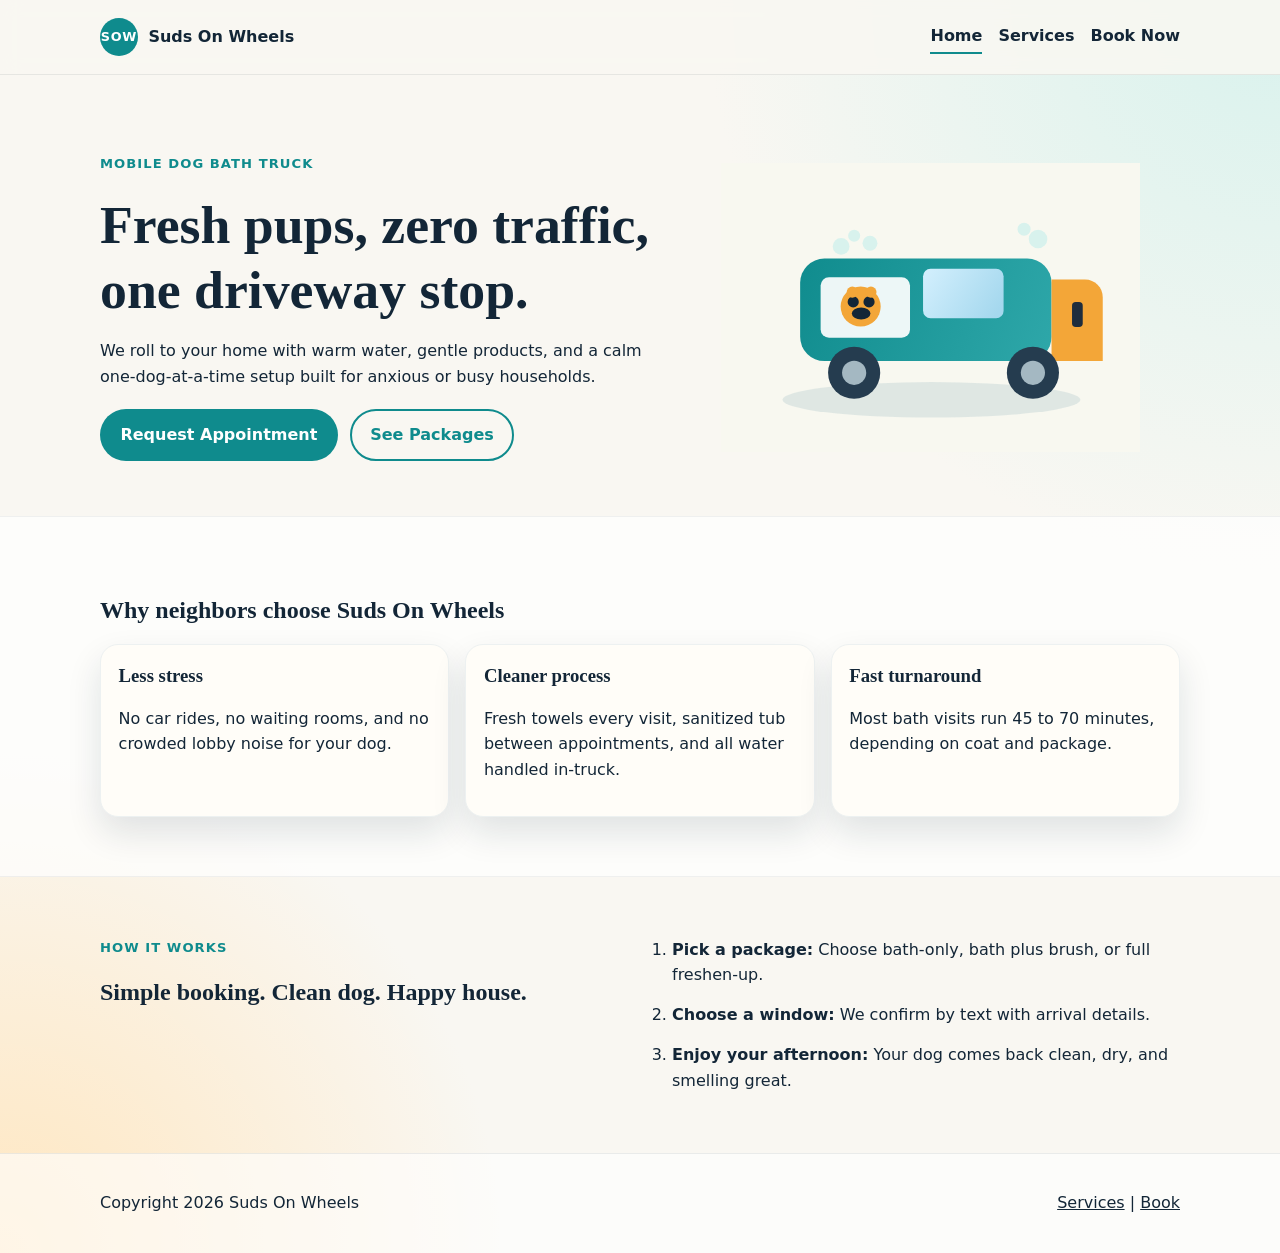
<file: index.html>
<!doctype html>
<html lang="en">
  <head>
    <meta charset="UTF-8" />
    <meta name="viewport" content="width=device-width, initial-scale=1.0" />
    <title>Suds On Wheels | Mobile Dog Bath Truck</title>
    <meta
      name="description"
      content="Suds On Wheels is a mobile dog bath truck bringing clean, calm grooming visits to your driveway."
    />
    <link rel="stylesheet" href="assets/css/styles.css" />
  </head>
  <body>
    <header class="site-header">
      <div class="container nav-wrap">
        <a class="brand" href="index.html">
          <span class="brand-mark">SOW</span>
          <span>Suds On Wheels</span>
        </a>
        <button class="menu-toggle" aria-label="Toggle menu" data-menu-toggle>
          Menu
        </button>
        <nav class="site-nav" data-menu>
          <a class="active" href="index.html">Home</a>
          <a href="services.html">Services</a>
          <a href="mailto:hello@sudsonwheels.example">Book Now</a>
        </nav>
      </div>
    </header>

    <main>
      <section class="hero container reveal">
        <div class="hero-copy">
          <p class="eyebrow">Mobile Dog Bath Truck</p>
          <h1>Fresh pups, zero traffic, one driveway stop.</h1>
          <p>
            We roll to your home with warm water, gentle products, and a calm
            one-dog-at-a-time setup built for anxious or busy households.
          </p>
          <div class="hero-actions">
            <a class="btn btn-solid" href="mailto:hello@sudsonwheels.example"
              >Request Appointment</a
            >
            <a class="btn btn-outline" href="services.html">See Packages</a>
          </div>
        </div>
        <figure class="hero-art">
          <img
            src="assets/img/mobile-dog-spa.svg"
            alt="Illustration of a mobile dog bath truck with soap bubbles"
          />
        </figure>
      </section>

      <section class="section section-tint reveal">
        <div class="container">
          <h2>Why neighbors choose Suds On Wheels</h2>
          <div class="grid three">
            <article class="card">
              <h3>Less stress</h3>
              <p>
                No car rides, no waiting rooms, and no crowded lobby noise for
                your dog.
              </p>
            </article>
            <article class="card">
              <h3>Cleaner process</h3>
              <p>
                Fresh towels every visit, sanitized tub between appointments,
                and all water handled in-truck.
              </p>
            </article>
            <article class="card">
              <h3>Fast turnaround</h3>
              <p>
                Most bath visits run 45 to 70 minutes, depending on coat and
                package.
              </p>
            </article>
          </div>
        </div>
      </section>

      <section class="section reveal">
        <div class="container split">
          <div>
            <p class="eyebrow">How It Works</p>
            <h2>Simple booking. Clean dog. Happy house.</h2>
          </div>
          <ol class="steps">
            <li>
              <strong>Pick a package:</strong> Choose bath-only, bath plus brush,
              or full freshen-up.
            </li>
            <li>
              <strong>Choose a window:</strong> We confirm by text with arrival
              details.
            </li>
            <li>
              <strong>Enjoy your afternoon:</strong> Your dog comes back clean,
              dry, and smelling great.
            </li>
          </ol>
        </div>
      </section>
    </main>

    <footer class="site-footer">
      <div class="container footer-wrap">
        <p>Copyright <span data-year></span> Suds On Wheels</p>
        <p><a href="services.html">Services</a> | <a href="mailto:hello@sudsonwheels.example">Book</a></p>
      </div>
    </footer>

    <script src="assets/js/main.js"></script>
  </body>
</html>
</file>
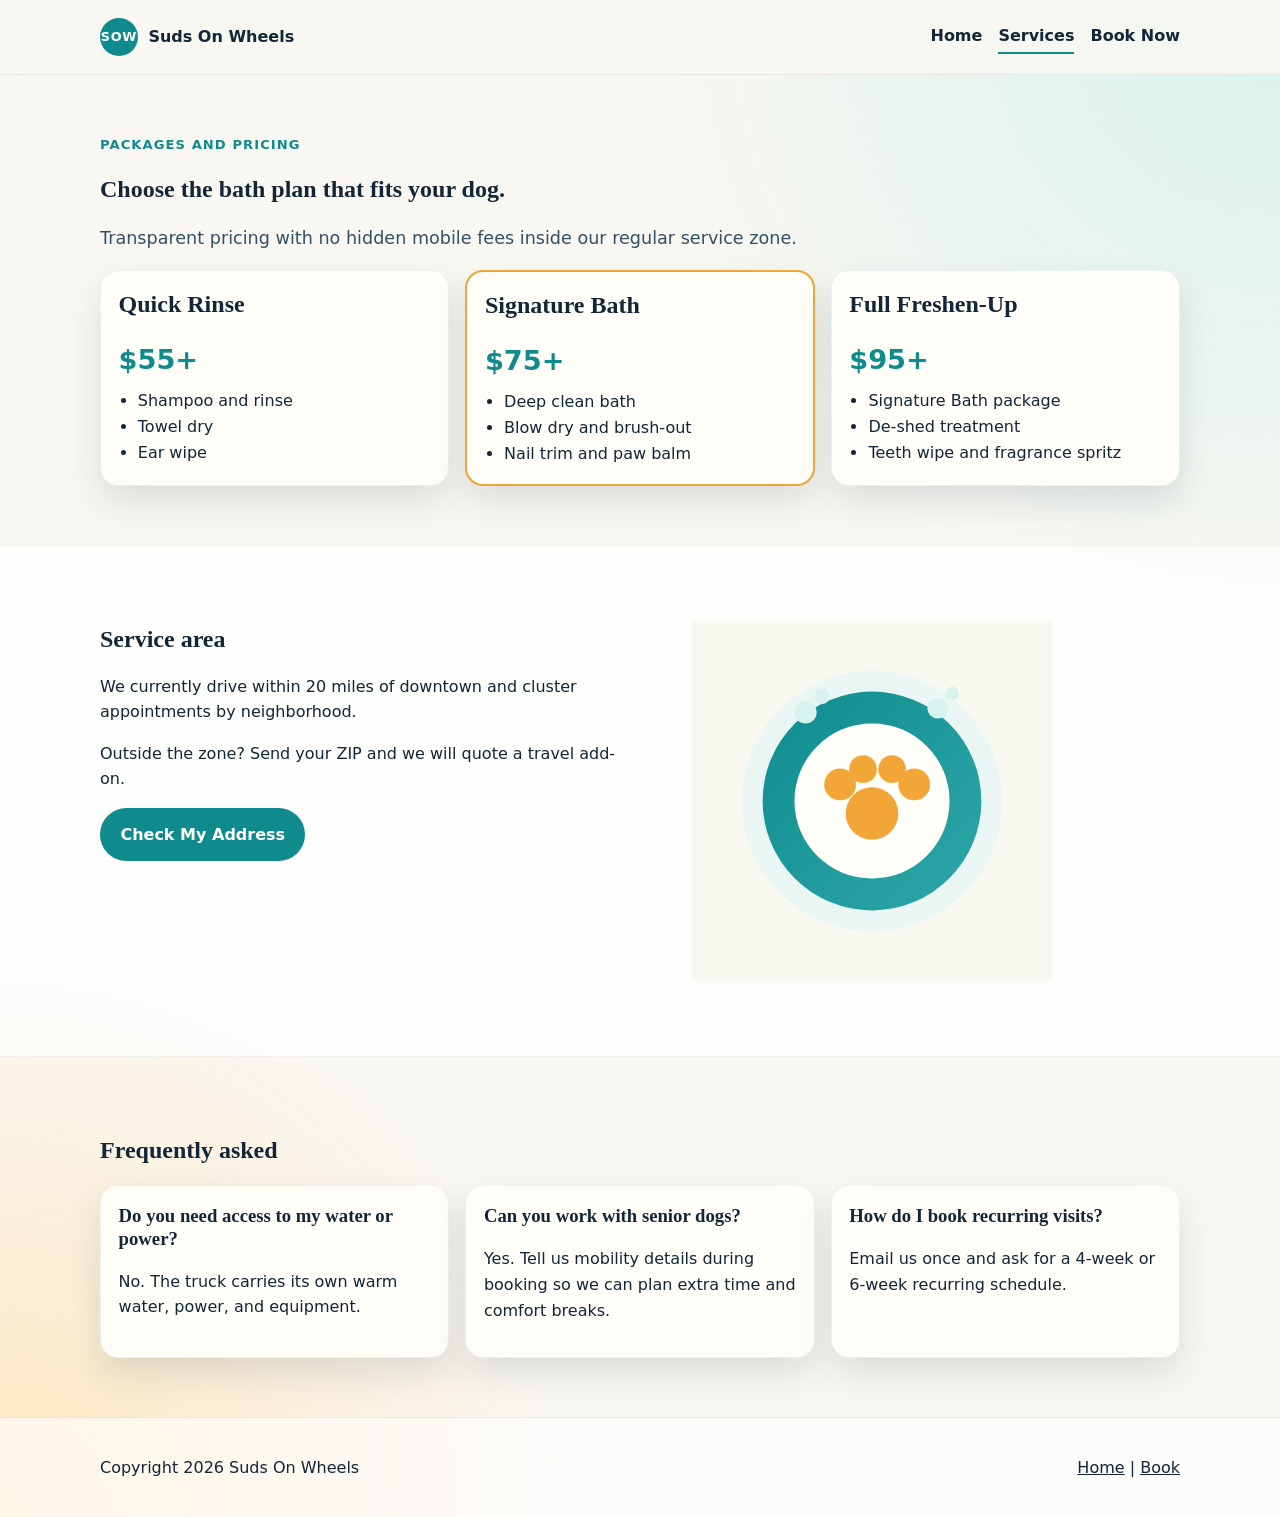
<file: services.html>
<!doctype html>
<html lang="en">
  <head>
    <meta charset="UTF-8" />
    <meta name="viewport" content="width=device-width, initial-scale=1.0" />
    <title>Services | Suds On Wheels</title>
    <meta
      name="description"
      content="Bath packages, pricing, service area, and contact details for Suds On Wheels mobile dog bath truck."
    />
    <link rel="stylesheet" href="assets/css/styles.css" />
  </head>
  <body>
    <header class="site-header">
      <div class="container nav-wrap">
        <a class="brand" href="index.html">
          <span class="brand-mark">SOW</span>
          <span>Suds On Wheels</span>
        </a>
        <button class="menu-toggle" aria-label="Toggle menu" data-menu-toggle>
          Menu
        </button>
        <nav class="site-nav" data-menu>
          <a href="index.html">Home</a>
          <a class="active" href="services.html">Services</a>
          <a href="mailto:hello@sudsonwheels.example">Book Now</a>
        </nav>
      </div>
    </header>

    <main>
      <section class="section container reveal">
        <p class="eyebrow">Packages And Pricing</p>
        <h1>Choose the bath plan that fits your dog.</h1>
        <p class="lead">
          Transparent pricing with no hidden mobile fees inside our regular
          service zone.
        </p>

        <div class="grid three pricing-grid">
          <article class="card">
            <h2>Quick Rinse</h2>
            <p class="price">$55+</p>
            <ul>
              <li>Shampoo and rinse</li>
              <li>Towel dry</li>
              <li>Ear wipe</li>
            </ul>
          </article>
          <article class="card featured">
            <h2>Signature Bath</h2>
            <p class="price">$75+</p>
            <ul>
              <li>Deep clean bath</li>
              <li>Blow dry and brush-out</li>
              <li>Nail trim and paw balm</li>
            </ul>
          </article>
          <article class="card">
            <h2>Full Freshen-Up</h2>
            <p class="price">$95+</p>
            <ul>
              <li>Signature Bath package</li>
              <li>De-shed treatment</li>
              <li>Teeth wipe and fragrance spritz</li>
            </ul>
          </article>
        </div>
      </section>

      <section class="section section-tint reveal">
        <div class="container split">
          <div>
            <h2>Service area</h2>
            <p>
              We currently drive within 20 miles of downtown and cluster
              appointments by neighborhood.
            </p>
            <p>
              Outside the zone? Send your ZIP and we will quote a travel add-on.
            </p>
            <a class="btn btn-solid" href="mailto:hello@sudsonwheels.example"
              >Check My Address</a
            >
          </div>
          <figure class="hero-art small">
            <img
              src="assets/img/bubbles-badge.svg"
              alt="Bubble badge icon representing a clean dog"
            />
          </figure>
        </div>
      </section>

      <section class="section container reveal">
        <h2>Frequently asked</h2>
        <div class="faq-list">
          <article class="card">
            <h3>Do you need access to my water or power?</h3>
            <p>No. The truck carries its own warm water, power, and equipment.</p>
          </article>
          <article class="card">
            <h3>Can you work with senior dogs?</h3>
            <p>
              Yes. Tell us mobility details during booking so we can plan extra
              time and comfort breaks.
            </p>
          </article>
          <article class="card">
            <h3>How do I book recurring visits?</h3>
            <p>
              Email us once and ask for a 4-week or 6-week recurring schedule.
            </p>
          </article>
        </div>
      </section>
    </main>

    <footer class="site-footer">
      <div class="container footer-wrap">
        <p>Copyright <span data-year></span> Suds On Wheels</p>
        <p><a href="index.html">Home</a> | <a href="mailto:hello@sudsonwheels.example">Book</a></p>
      </div>
    </footer>

    <script src="assets/js/main.js"></script>
  </body>
</html>
</file>
<file: assets/css/styles.css>
:root {
  --bg: #f9f7f2;
  --paper: #fffdf8;
  --ink: #132637;
  --ink-soft: #335065;
  --brand: #0f8b8d;
  --accent: #f3a638;
  --line: #d5dfdf;
  --radius: 18px;
  --shadow: 0 16px 34px rgba(19, 38, 55, 0.12);
}

* {
  box-sizing: border-box;
}

body {
  margin: 0;
  font-family: "Trebuchet MS", "Lucida Sans", "DejaVu Sans", sans-serif;
  color: var(--ink);
  background:
    radial-gradient(circle at top right, #d8f2ed 0, transparent 32%),
    radial-gradient(circle at bottom left, #ffe6bf 0, transparent 28%),
    var(--bg);
  line-height: 1.6;
}

img {
  max-width: 100%;
  display: block;
}

a {
  color: inherit;
}

.container {
  width: min(1080px, 92vw);
  margin: 0 auto;
}

.site-header {
  position: sticky;
  top: 0;
  z-index: 10;
  backdrop-filter: blur(10px);
  background: rgba(249, 247, 242, 0.88);
  border-bottom: 1px solid rgba(19, 38, 55, 0.08);
}

.nav-wrap {
  display: flex;
  align-items: center;
  justify-content: space-between;
  gap: 1rem;
  min-height: 74px;
}

.brand {
  display: inline-flex;
  align-items: center;
  gap: 0.65rem;
  text-decoration: none;
  font-weight: 700;
}

.brand-mark {
  display: inline-grid;
  place-items: center;
  width: 38px;
  aspect-ratio: 1;
  border-radius: 50%;
  background: var(--brand);
  color: #ffffff;
  font-size: 0.8rem;
  letter-spacing: 0.06em;
}

.site-nav {
  display: flex;
  gap: 1rem;
  align-items: center;
}

.site-nav a {
  text-decoration: none;
  padding: 0.2rem 0;
  border-bottom: 2px solid transparent;
  font-weight: 600;
}

.site-nav a.active,
.site-nav a:hover {
  border-bottom-color: var(--brand);
}

.menu-toggle {
  display: none;
  border: 1px solid var(--line);
  background: #ffffff;
  padding: 0.55rem 0.75rem;
  border-radius: 10px;
  font: inherit;
}

.hero {
  display: grid;
  gap: 2rem;
  grid-template-columns: 1.1fr 1fr;
  align-items: center;
  padding: 4.5rem 0 3rem;
}

.hero-copy h1,
h1,
h2,
h3 {
  font-family: Rockwell, Cambria, "Times New Roman", serif;
  line-height: 1.2;
}

.hero-copy h1 {
  margin: 0 0 1rem;
  font-size: clamp(2rem, 4.2vw, 3.4rem);
}

.eyebrow {
  margin: 0 0 0.6rem;
  text-transform: uppercase;
  letter-spacing: 0.08em;
  font-weight: 700;
  color: var(--brand);
  font-size: 0.82rem;
}

.lead {
  font-size: 1.1rem;
  color: var(--ink-soft);
}

.hero-copy p {
  margin: 0 0 1.2rem;
  max-width: 60ch;
}

.hero-actions {
  display: flex;
  flex-wrap: wrap;
  gap: 0.75rem;
}

.btn {
  display: inline-flex;
  align-items: center;
  justify-content: center;
  text-decoration: none;
  border-radius: 999px;
  font-weight: 700;
  padding: 0.72rem 1.15rem;
  border: 2px solid transparent;
  transition: transform 150ms ease, box-shadow 150ms ease;
}

.btn:hover {
  transform: translateY(-1px);
  box-shadow: 0 8px 18px rgba(19, 38, 55, 0.14);
}

.btn-solid {
  background: var(--brand);
  color: #ffffff;
}

.btn-outline {
  border-color: var(--brand);
  color: var(--brand);
}

.hero-art {
  animation: bob 3.5s ease-in-out infinite;
}

.hero-art.small {
  max-width: 360px;
}

@keyframes bob {
  0%,
  100% {
    transform: translateY(0);
  }
  50% {
    transform: translateY(-8px);
  }
}

.section {
  padding: 3.7rem 0;
}

.section-tint {
  background: rgba(255, 255, 255, 0.72);
  border-block: 1px solid rgba(19, 38, 55, 0.06);
}

.grid {
  display: grid;
  gap: 1rem;
}

.grid.three {
  grid-template-columns: repeat(3, minmax(0, 1fr));
}

.card {
  background: var(--paper);
  border-radius: var(--radius);
  box-shadow: var(--shadow);
  border: 1px solid #edf1f1;
  padding: 1.1rem;
}

.card h3,
.card h2 {
  margin-top: 0.1rem;
}

.pricing-grid .featured {
  border: 2px solid var(--accent);
}

.price {
  margin: 0.4rem 0;
  color: var(--brand);
  font-size: 1.7rem;
  font-weight: 700;
}

.card ul {
  margin: 0.4rem 0 0;
  padding-left: 1.2rem;
}

.split {
  display: grid;
  grid-template-columns: 1fr 1fr;
  gap: 1.5rem;
  align-items: start;
}

.steps {
  margin: 0;
  padding-left: 1.25rem;
  display: grid;
  gap: 0.9rem;
}

.faq-list {
  display: grid;
  gap: 1rem;
  grid-template-columns: repeat(auto-fit, minmax(220px, 1fr));
}

.site-footer {
  padding: 1.3rem 0;
  border-top: 1px solid rgba(19, 38, 55, 0.08);
  background: rgba(255, 255, 255, 0.62);
}

.footer-wrap {
  display: flex;
  justify-content: space-between;
  gap: 1rem;
  flex-wrap: wrap;
}

.reveal {
  opacity: 0;
  transform: translateY(14px);
  transition: opacity 460ms ease, transform 460ms ease;
}

.reveal.visible {
  opacity: 1;
  transform: translateY(0);
}

@media (max-width: 900px) {
  .hero,
  .split,
  .grid.three {
    grid-template-columns: 1fr;
  }

  .hero {
    padding-top: 3rem;
  }

  .menu-toggle {
    display: block;
  }

  .site-nav {
    position: absolute;
    top: 74px;
    right: 4vw;
    left: 4vw;
    background: #ffffff;
    border: 1px solid var(--line);
    border-radius: 12px;
    padding: 0.85rem;
    box-shadow: var(--shadow);
    display: none;
    flex-direction: column;
    align-items: flex-start;
    gap: 0.5rem;
  }

  .site-nav.open {
    display: flex;
  }
}
</file>
